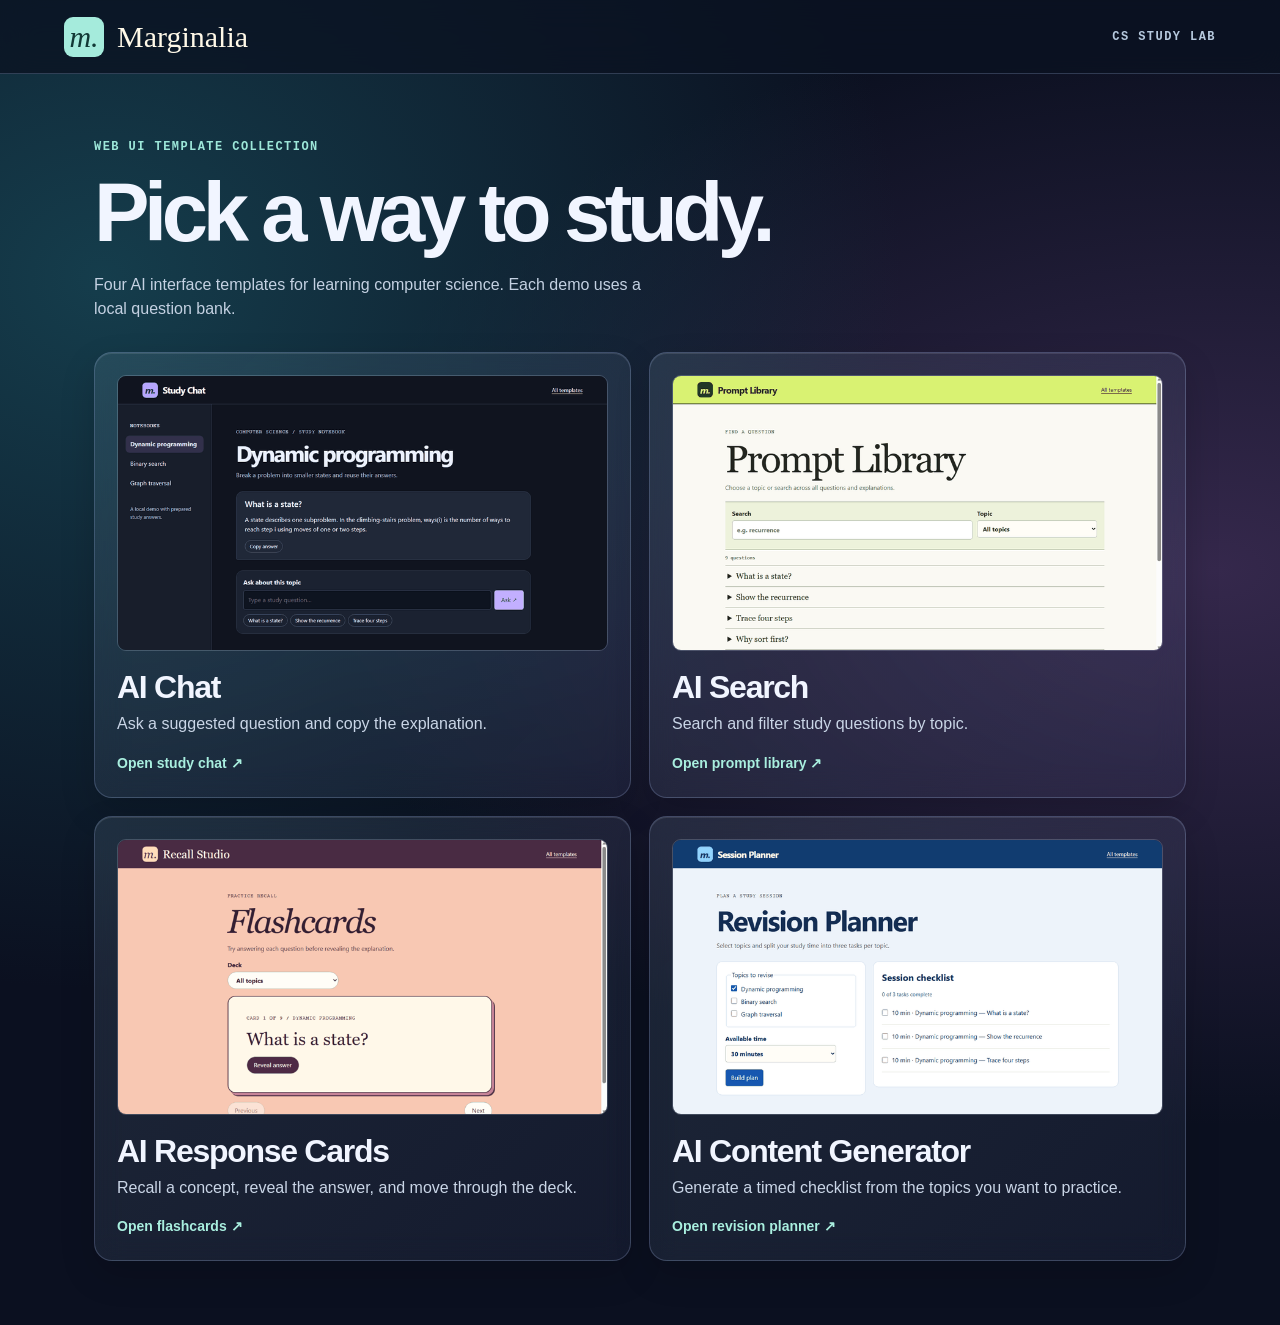
<file: index.html>
<!doctype html>
<html lang="en">
<head>
  <meta charset="utf-8">
  <meta name="viewport" content="width=device-width,initial-scale=1">
  <title>Marginalia | UI template collection</title>
  <link rel="stylesheet" href="style.css">
  <link rel="stylesheet" href="themes.css">
  <link rel="stylesheet" href="gallery.css">
</head>
<body class="gallery">
  <header><span class="brand"><i aria-hidden="true">m.</i> Marginalia</span><span>CS Study Lab</span></header>
  <main class="collection">
    <p class="eyebrow">Web UI template collection</p>
    <h1>Pick a way to study.</h1>
    <p class="collection-intro">Four AI interface templates for learning computer science. Each demo uses a local question bank.</p>
    <div class="template-grid">
      <a class="template" href="study-chat.html"><img class="gallery-shot" src="previews/chat.png" alt="Study Chat interface"><h2>AI Chat</h2><p>Ask a suggested question and copy the explanation.</p><span class="open-label">Open study chat ↗</span></a>
      <a class="template" href="prompt-library.html"><img class="gallery-shot" src="previews/search.png" alt="Prompt Library interface"><h2>AI Search</h2><p>Search and filter study questions by topic.</p><span class="open-label">Open prompt library ↗</span></a>
      <a class="template" href="flashcards.html"><img class="gallery-shot" src="previews/cards.png" alt="Recall Studio interface"><h2>AI Response Cards</h2><p>Recall a concept, reveal the answer, and move through the deck.</p><span class="open-label">Open flashcards ↗</span></a>
      <a class="template" href="revision-planner.html"><img class="gallery-shot" src="previews/planner.png" alt="Session Planner interface"><h2>AI Content Generator</h2><p>Generate a timed checklist from the topics you want to practice.</p><span class="open-label">Open revision planner ↗</span></a>
    </div>
  </main>
</body>
</html>
</file>
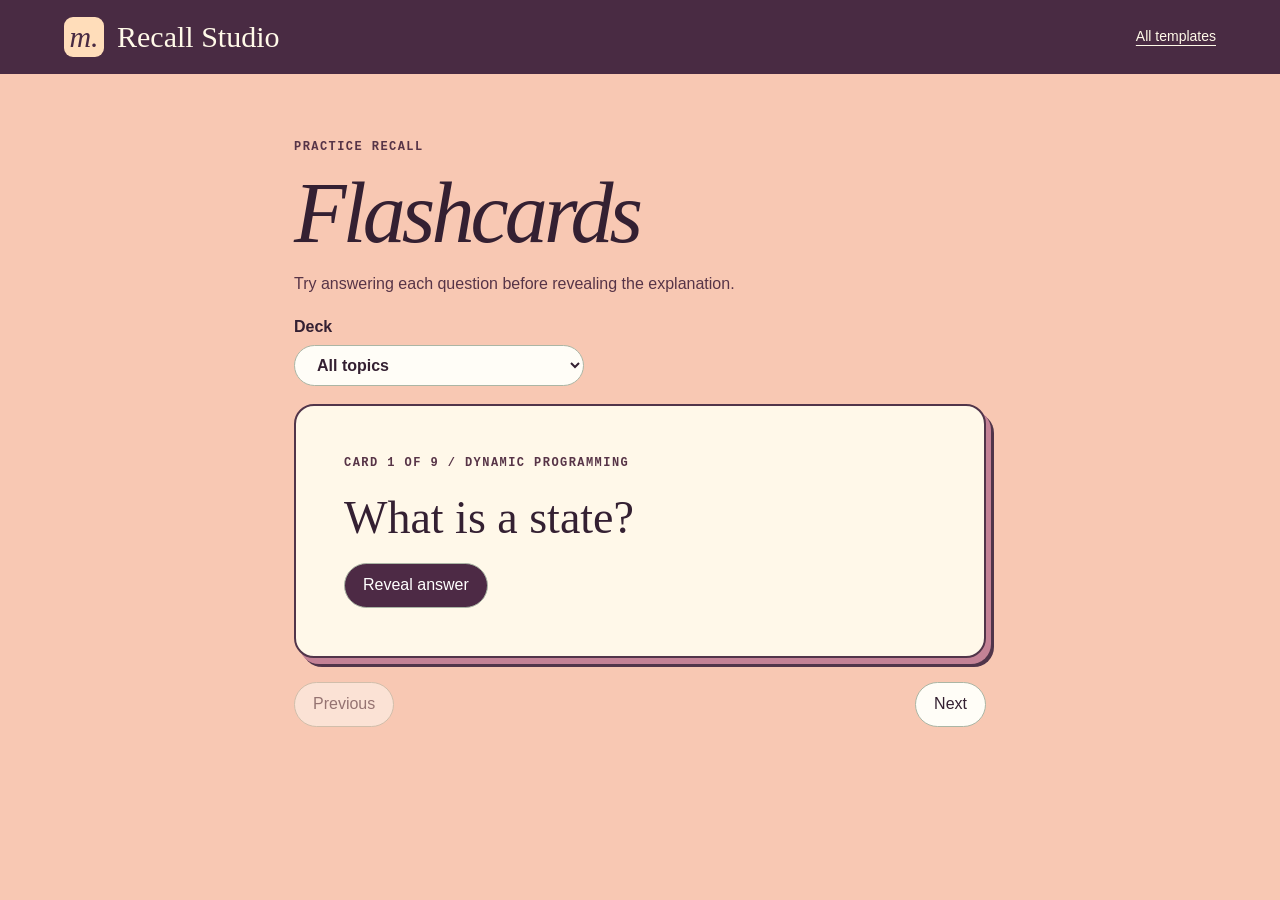
<file: flashcards.html>
<!doctype html>
<html lang="en">
<head>
  <meta charset="utf-8">
  <meta name="viewport" content="width=device-width,initial-scale=1">
  <title>Recall Studio | Marginalia</title>
  <link rel="stylesheet" href="style.css">
  <link rel="stylesheet" href="themes.css">
  <script defer src="topics.js"></script>
  <script defer src="tools.js"></script>
</head>
<body class="cards">
  <header><a class="brand" href="index.html"><i aria-hidden="true">m.</i> Recall Studio</a><a class="back" href="index.html">All templates</a></header>
  <main class="study-tool" data-tool="flashcards">
    <p class="eyebrow">Practice recall</p>
    <h1>Flashcards</h1>
    <p>Try answering each question before revealing the explanation.</p>
    <label class="deck-label">Deck <select id="topic"><option value="">All topics</option></select></label>
    <article id="card">
      <p id="position" class="eyebrow" aria-live="polite"></p>
      <h2 id="card-question"></h2>
      <p id="card-answer" hidden></p>
      <button class="action" id="reveal" type="button" aria-controls="card-answer" aria-expanded="false">Reveal answer</button>
    </article>
    <div class="button-row"><button class="secondary" id="previous" type="button">Previous</button><button class="secondary" id="next" type="button">Next</button></div>
  </main>
</body>
</html>
</file>
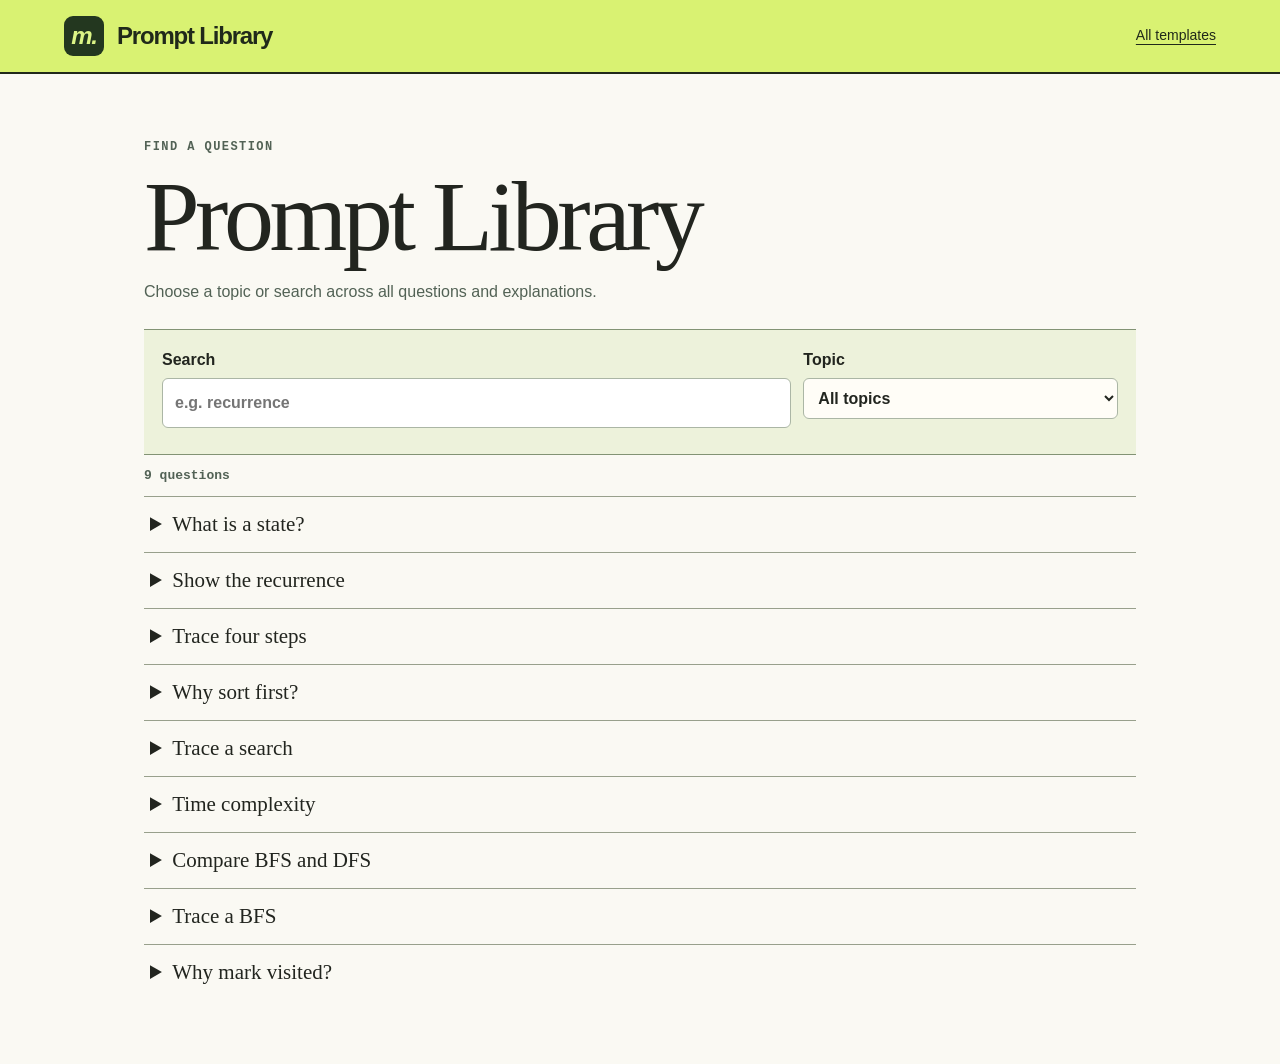
<file: prompt-library.html>
<!doctype html>
<html lang="en">
<head>
  <meta charset="utf-8">
  <meta name="viewport" content="width=device-width,initial-scale=1">
  <title>Prompt Library | Marginalia</title>
  <link rel="stylesheet" href="style.css">
  <link rel="stylesheet" href="themes.css">
  <script defer src="topics.js"></script>
  <script defer src="tools.js"></script>
</head>
<body class="search">
  <header><a class="brand" href="index.html"><i aria-hidden="true">m.</i> Prompt Library</a><a class="back" href="index.html">All templates</a></header>
  <main class="study-tool" data-tool="library">
    <p class="eyebrow">Find a question</p>
    <h1>Prompt Library</h1>
    <p>Choose a topic or search across all questions and explanations.</p>
    <div class="filters">
      <label>Search <input id="search" type="search" placeholder="e.g. recurrence"></label>
      <label>Topic <select id="topic"><option value="">All topics</option></select></label>
    </div>
    <p id="result-count" role="status"></p>
    <div id="results" class="results"></div>
  </main>
</body>
</html>
</file>
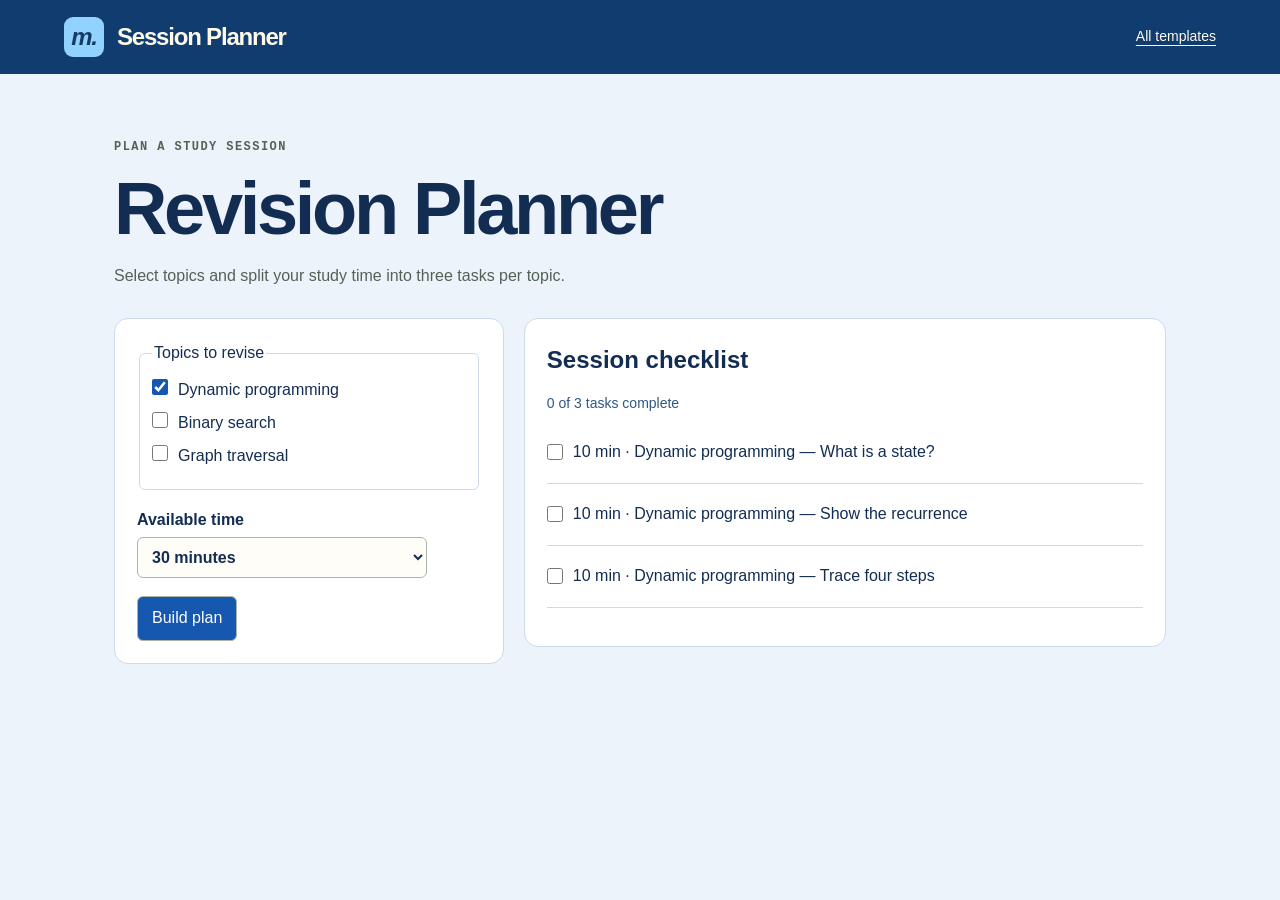
<file: revision-planner.html>
<!doctype html>
<html lang="en">
<head>
  <meta charset="utf-8">
  <meta name="viewport" content="width=device-width,initial-scale=1">
  <title>Session Planner | Marginalia</title>
  <link rel="stylesheet" href="style.css">
  <link rel="stylesheet" href="themes.css">
  <script defer src="topics.js"></script>
  <script defer src="tools.js"></script>
</head>
<body class="planner">
  <header><a class="brand" href="index.html"><i aria-hidden="true">m.</i> Session Planner</a><a class="back" href="index.html">All templates</a></header>
  <main class="study-tool" data-tool="planner">
    <p class="eyebrow">Plan a study session</p>
    <h1>Revision Planner</h1>
    <p>Select topics and split your study time into three tasks per topic.</p>
    <div class="workspace">
    <form id="planner">
      <fieldset><legend>Topics to revise</legend><div id="choices"></div></fieldset>
      <label class="deck-label">Available time <select id="minutes"><option value="15">15 minutes</option><option value="30" selected>30 minutes</option><option value="45">45 minutes</option><option value="60">60 minutes</option></select></label>
      <button class="action" type="submit">Build plan</button>
    </form>
    <section aria-label="Revision checklist">
      <h2>Session checklist</h2>
      <p id="progress" role="status"></p>
      <ul class="checklist" id="plan"></ul>
    </section>
    </div>
  </main>
</body>
</html>
</file>
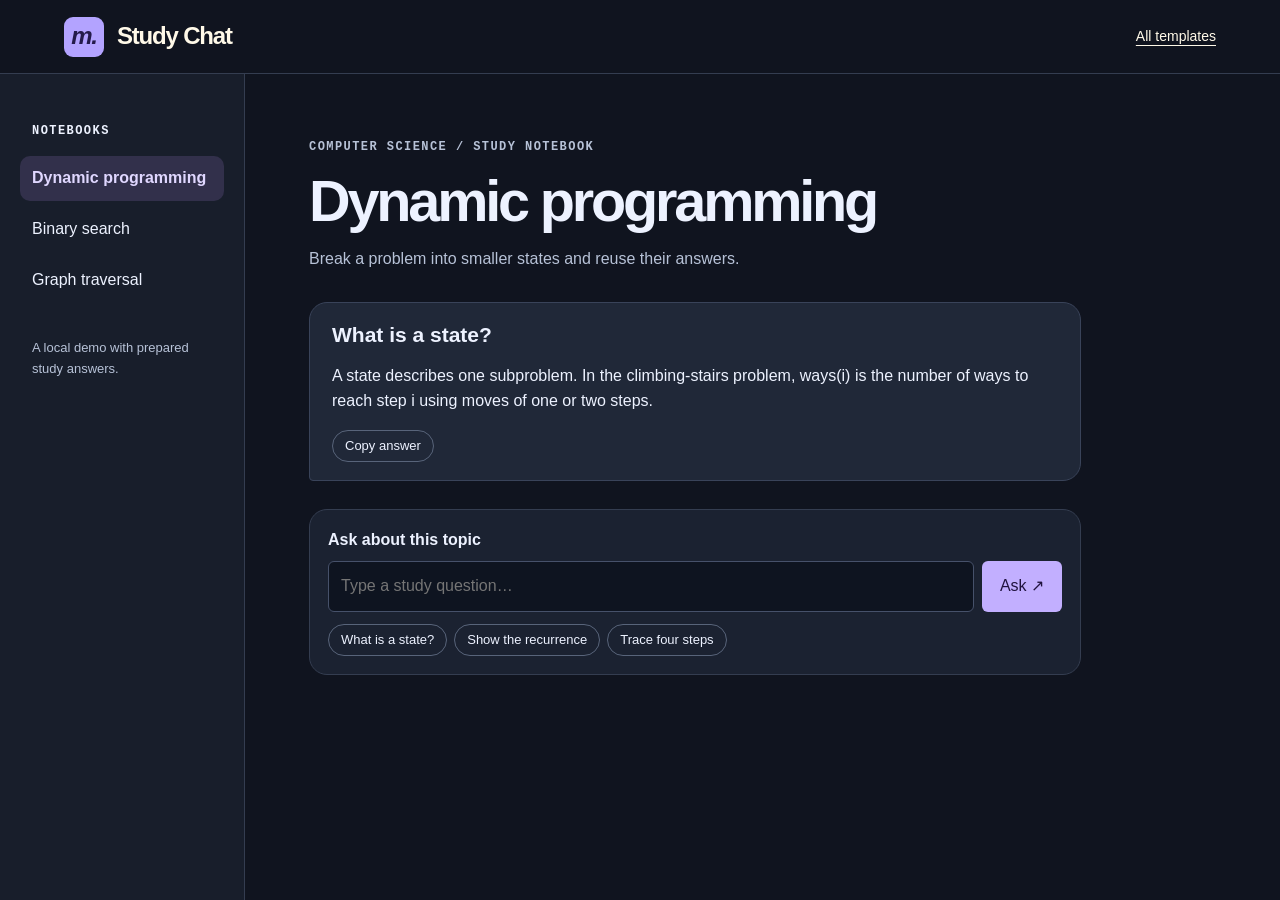
<file: study-chat.html>
<!doctype html>
<html lang="en">
<head>
  <meta charset="utf-8">
  <meta name="viewport" content="width=device-width,initial-scale=1">
  <title>Study Chat | Marginalia</title>
  <link rel="stylesheet" href="style.css">
  <link rel="stylesheet" href="themes.css">
  <script defer src="topics.js"></script>
  <script defer src="script.js"></script>
</head>
<body class="chat">
  <header><a class="brand" href="index.html"><i aria-hidden="true">m.</i> Study Chat</a><a class="back" href="index.html">All templates</a></header>
  <div class="layout">
    <aside><h2>Notebooks</h2><nav aria-label="Study notebooks" id="notebooks"></nav>
      <p class="note">A local demo with prepared study answers.</p></aside>
    <main>
      <p class="eyebrow">Computer science / Study notebook</p>
      <h1 id="title"></h1><p id="intro"></p>
      <section aria-label="Study conversation" id="thread" aria-live="polite"></section>
      <form id="composer"><label for="question">Ask about this topic</label>
        <div class="input-row"><input id="question" required maxlength="240" placeholder="Type a study question…" autocomplete="off"><button type="submit">Ask ↗</button></div>
        <div id="suggestions" aria-label="Suggested questions"></div>
      </form>
      <p id="status" role="status"></p>
    </main>
  </div>
</body>
</html>
</file>
<file: style.css>
* { box-sizing: border-box; }
:root { color-scheme: light; --paper: #fbf8ef; --ink: #212f2a; --forest: #173d33; --line: #d7d9ca; }
body { margin: 0; background: var(--paper); color: var(--ink); font: 16px/1.55 "DM Sans", "Segoe UI", sans-serif; }
header { min-height: 74px; padding: 12px 5vw; display: flex; align-items: center; justify-content: space-between; background: var(--forest); color: #fff9e8; }
header > span:last-child, .eyebrow, aside h2 { font: 600 12px/1.5 "Courier New", monospace; text-transform: uppercase; letter-spacing: .12em; }
.brand { font: 30px Georgia, serif; display: flex; align-items: center; gap: 13px; }
.brand i { display: grid; place-items: center; width: 40px; height: 40px; background: #d7e8af; color: var(--forest); border-radius: 9px; }
.layout { max-width: 1280px; margin: auto; display: grid; grid-template-columns: 245px minmax(0,1fr); min-height: calc(100vh - 74px); }
aside { padding: 48px 20px; background: #eeefe4; border-inline-end: 1px solid var(--line); }
aside h2 { margin: 0 12px 16px; }
button, input { font: inherit; }
button { cursor: pointer; color: inherit; }
button:focus-visible, input:focus-visible { outline: 3px solid #aa611c; outline-offset: 3px; }
nav { display: grid; gap: 6px; }
nav button { padding: 10px 12px; border: 0; border-radius: 5px; text-align: left; background: transparent; }
nav button[aria-current="page"] { background: #d6e2c5; color: #163b2b; font-weight: 650; }
.note { margin: 36px 12px; color: #546155; font-size: 13px; }
main { width: 100%; max-width: 900px; padding: clamp(24px,5vw,70px); }
.eyebrow { color: #57694d; margin: 0; }
h1 { font: normal clamp(40px,5vw,68px)/1.05 Georgia, serif; letter-spacing: -.045em; margin: 14px 0; }
#intro { color: #526255; margin: 0 0 30px; }
article { background: #fffdf7; border: 1px solid var(--line); border-left: 4px solid #829b65; padding: 18px 22px; margin: 14px 0; border-radius: 5px; overflow-wrap: anywhere; }
article h2 { font: normal 24px/1.25 Georgia, serif; margin: 0; }
article p { white-space: pre-line; }
.copy, #suggestions button { background: transparent; border: 1px solid #b5c1ac; border-radius: 20px; font-size: 13px; padding: 5px 12px; }
button:hover { filter: brightness(.94); background-color: #dde6d1; }
form { border-top: 1px solid var(--line); margin-top: 28px; padding-top: 20px; }
label { display: block; font-weight: 650; margin-bottom: 8px; }
.input-row { display: flex; gap: 8px; }
input { flex: 1; width: 0; min-width: 0; border: 1px solid #abb6a5; border-radius: 6px; padding: 12px; background: white; }
.input-row button { border: 0; border-radius: 6px; background: var(--forest); color: white; padding: 0 18px; }
#suggestions { display: flex; gap: 7px; flex-wrap: wrap; margin-top: 12px; }
#status { font-size: 14px; }
@media(max-width: 720px) {
  .layout { display: block; }
  aside { padding: 16px 20px; border-bottom: 1px solid var(--line); }
  aside h2 { margin: 0 0 6px; }
  nav { display: flex; gap: 4px; flex-wrap: wrap; }
  nav button { font-size: 14px; padding: 6px 9px; }
  .note { margin: 8px 0 0; }
  main { padding: 24px 20px; }
}

@media (max-width: 440px) {
  header { min-height: 64px; padding-inline: 16px; gap: 12px; }
  .brand { font-size: 25px; gap: 8px; }
  .brand i { width: 34px; height: 34px; }
  aside, main { padding-inline: 16px; }
  nav { display: grid; grid-template-columns: repeat(2, minmax(0, 1fr)); }
  nav button { min-height: 44px; }
  nav button:first-child { grid-column: 1 / -1; }
  h1 { font-size: 36px; }
  article { padding-inline: 16px; }
}

a.brand { color: inherit; text-decoration: none; }
.back { color: #fff9e8; font-size: 14px; text-underline-offset: 4px; white-space: nowrap; }
.collection, .study-tool { margin: auto; }
.collection { max-width: 1220px; }
.collection-intro, .study-tool > p { max-width: 62ch; color: #526255; }
.template-grid { display: grid; grid-template-columns: repeat(2,minmax(0,1fr)); gap: 18px; margin-top: 30px; }
.template { display: block; background: #fffdf7; border: 1px solid var(--line); border-radius: 10px; padding: 16px; color: inherit; text-decoration: none; }
.template:hover { border-color: #729571; }
.template h2 { margin: 12px 0 2px; font: 27px Georgia,serif; }
.template p { margin: 0 0 12px; }
.open-label { font-weight: 650; font-size: 14px; color: #285643; }
.sample { display: grid; align-content: center; justify-items: start; gap: 6px; height: 64px; padding: 10px 16px; border-radius: 5px; background: #e4eddf; }
.sample i { height: 6px; width: 45%; border-radius: 4px; background: #729571; }
.sample-chat i:nth-child(2) { justify-self: end; width: 30%; }
.sample-library { background: #e9edda; }
.sample-library i:nth-child(1) { border: 1px solid #729571; background: transparent; width: 65%; height: 12px; }
.sample-cards { background: #f0e5d4; grid-template-columns: repeat(3, minmax(0, 1fr)); align-items: center; }
.sample-cards i { width: 100%; height: 30px; background: #fffdf7; border: 1px solid #b69773; }
.sample-planner { background: #e2ebed; }
.sample-planner i { width: 55%; background: #6f9298; }
.filters { display: grid; grid-template-columns: 2fr 1fr; gap: 12px; margin-top: 24px; }
.filters input, select { width: 100%; display: block; margin-top: 5px; }
select { font: inherit; color: inherit; padding: 10px; border: 1px solid #abb6a5; border-radius: 6px; background: #fffdf7; }
.deck-label { width: min(100%, 290px); margin-block: 18px; }
.results { display: grid; gap: 8px; }
.results details { border: 1px solid var(--line); background: #fffdf7; border-radius: 6px; padding: 12px 16px; }
.results summary { cursor: pointer; font-weight: 650; }
.results .eyebrow { margin-top: 12px; }
#card .eyebrow { margin-bottom: 10px; }
#card h2 { margin-bottom: 14px; }
.action, .secondary { padding: 9px 14px; border-radius: 6px; border: 1px solid #abb6a5; }
.action, .action:hover { color: white; background: var(--forest); }
.secondary { background: #fffdf7; }
.secondary:disabled { opacity: .5; cursor: default; }
.button-row { display: flex; gap: 8px; }
fieldset { border: 1px solid var(--line); border-radius: 6px; }
#choices label, .checklist label { display: flex; align-items: baseline; gap: 10px; font-weight: normal; }
#choices input, .checklist input { flex: none; width: 16px; height: 16px; margin: 0; }
.checklist { padding: 0; list-style: none; }
.checklist li { border-bottom: 1px solid var(--line); margin-bottom: 8px; }
a:focus-visible, select:focus-visible, summary:focus-visible { outline: 3px solid #aa611c; outline-offset: 3px; }
@media (max-width: 600px) {
  .template-grid, .filters { grid-template-columns: 1fr; }
}
</file>
<file: themes.css>
/* Study Chat */
.chat { --paper:#10141f; --ink:#edf2ff; --line:#343d50; color-scheme:dark; font-family:Inter,"Segoe UI",sans-serif; }
.chat header { background:#10141f; border-bottom:1px solid var(--line); }
.chat .brand, .search .brand, .planner .brand { font:700 24px/1.2 "Segoe UI",sans-serif; letter-spacing:-.05em; }
.chat .brand i { background:#b3a3ff; color:#241b4a; }
.chat aside { background:#181e2b; }
.chat .eyebrow,.chat .note,.chat #intro { color:#b7c2d7; }
.chat h1 { font:650 clamp(32px,4.5vw,58px)/1.1 "Segoe UI",sans-serif; letter-spacing:-.055em; }
.chat nav button { border-radius:10px; }
.chat nav button[aria-current="page"] { background:#32304b; color:#e0d7ff; }
.chat article { background:#202838; border:1px solid #394359; border-radius:18px 18px 18px 4px; }
.chat article h2 { font:600 21px/1.3 "Segoe UI",sans-serif; }
.chat form { background:#1b2231; padding:18px; border:1px solid var(--line); border-radius:18px; }
.chat input { background:#0e1420; border-color:#46516a; color:white; }
.chat .input-row button { background:#c2afff; color:#21133f; }
.chat #suggestions button,.chat .copy { border-color:#58647a; }
.chat button:hover { background:#47465e; }
.chat .input-row button:hover { background:#d3c7ff; }

/* Prompt Library */
.search { --paper:#faf9f3; --ink:#22251f; --line:#a5a99a; }
.search header { background:#d9f272; color:#20291a; border-bottom:2px solid currentColor; }
.search .back { color:inherit; }
.search .brand i { background:#23371f; color:#dcf486; }
.search main { max-width:1120px; }
.search h1 { font:normal clamp(42px,8vw,100px)/.94 Georgia,serif; }
.search .filters { background:#edf2db; border-block:1px solid #829374; padding:18px; }
.search .results { gap:0; }
.search details { border:0; border-top:1px solid #98a08c; border-radius:0; padding:15px 6px; background:transparent; }
.search details[open] { padding-inline:16px; background:#edf2db; }
.search summary { font:500 21px Georgia,serif; }
.search #result-count { font:600 13px monospace; }

/* Recall Studio */
.cards { --paper:#f6c2a2; --ink:#342032; --forest:#482644; background:#f8c8b3; min-height:100vh; }
.cards header { background:#492b43; }
.cards .brand i { background:#ffddba; color:#492b43; }
.cards main { max-width:820px; }
.cards h1 { font:italic normal clamp(44px,7vw,86px)/1 Georgia,serif; }
.cards .eyebrow,.cards main>p { color:#573447; }
.cards #card { background:#fff8e9; border:2px solid #51354a; border-radius:20px; padding:clamp(22px,5vw,48px); box-shadow:5px 6px 0 #c48296,8px 9px 0 #51354a; }
.cards #card h2 { font:normal clamp(28px,5vw,46px)/1.12 Georgia,serif; margin-block:20px; }
.cards .button-row { justify-content:space-between; margin-top:24px; }
.cards button,.cards select { border-radius:30px; padding-inline:18px; }
.cards #reveal { background:#4d2a45; }

/* Session Planner */
.planner { --paper:#edf3fa; --ink:#132d52; --forest:#1657b0; font-family:"Segoe UI",sans-serif; }
.planner header { background:#113c70; }
.planner .brand i { background:#91d2ff; color:#153d67; }
.planner main { max-width:1180px; }
.planner h1 { font:700 clamp(40px,6vw,74px)/1.05 "Segoe UI",sans-serif; }
.planner .workspace { display:grid; grid-template-columns:minmax(220px,.85fr) minmax(0,1.4fr); gap:20px; margin-top:30px; align-items:start; }
.planner #planner,.planner .workspace section { background:white; margin:0; padding:22px; border:1px solid #ccdaeb; border-radius:14px; }
.planner fieldset { padding:12px; border-color:#ccdaeb; }
.planner .workspace h2 { margin:0; font-size:24px; }
.planner input { accent-color:#1657b0; }
.planner #progress { color:#305785; font-size:14px; }
.planner .checklist label { align-items:start; padding:10px 0; }
.planner .checklist input { margin-top:4px; }
.planner .checklist label:has(:checked) { color:#54687f; text-decoration:line-through; }
.gallery-shot { width:100%; display:block; aspect-ratio:16/9; object-fit:cover; object-position:top; border-radius:5px; border:1px solid #d7d9ca; }
@media(max-width:680px) { .planner .workspace { grid-template-columns:1fr; } }
@media(max-width:440px) { .chat form,.planner #planner,.planner .workspace section { padding:14px; } }
</file>
<file: gallery.css>
body.gallery {
  color-scheme: dark;
  --ink: #f1f5ff;
  --line: rgba(180, 204, 255, .22);
  background-color: #0b1020;
  background-image: radial-gradient(ellipse at 8% 21%, #153d4c 0, transparent 48%),
                    radial-gradient(ellipse at 95% 43%, #35284c 0, transparent 52%);
  color: var(--ink);
  font-family: Inter, "Segoe UI", sans-serif;
}
.gallery header {
  background: rgba(11, 18, 34, .78);
  border-bottom: 1px solid var(--line);
  backdrop-filter: blur(16px);
}
.gallery .brand i { background: #a5ebdc; color: #123835; }
.gallery header > span:last-child { color: #b6c9de; }
.gallery .collection { padding-block: clamp(32px, 5vw, 70px); }
.gallery .eyebrow { color: #9de7d9; }
.gallery h1 {
  font: 650 clamp(42px, 6.5vw, 86px)/1.04 Inter, "Segoe UI", sans-serif;
  letter-spacing: -.065em;
  margin: 14px 0;
}
.gallery .collection-intro { color: #c4d1e2; }
.gallery .template {
  display: flex;
  flex-direction: column;
  border: 1px solid var(--line);
  border-radius: 18px;
  padding: clamp(14px, 2vw, 22px);
  background: rgba(37, 49, 72, .74);
  box-shadow: inset 0 1px 0 rgba(255,255,255,.1), 0 14px 35px rgba(0,0,0,.16);
}
@supports (backdrop-filter: blur(14px)) {
  .gallery .template {
    background: linear-gradient(135deg, rgba(170,209,233,.12), rgba(101,110,162,.11));
    backdrop-filter: blur(14px);
  }
}
.gallery .template:hover, .gallery .template:focus-visible {
  border-color: #93d6ce;
  background-color: rgba(118,159,175,.17);
}
.gallery .template:focus-visible { outline: 3px solid #9de7d9; }
.gallery .gallery-shot { border-radius: 9px; border-color: rgba(221,236,255,.2); }
.gallery .template h2 {
  font: 620 clamp(24px, 2.5vw, 36px)/1.15 Inter, "Segoe UI", sans-serif;
  letter-spacing: -.04em;
  margin: 18px 0 6px;
}
.gallery .template p { color: #cad6e7; }
.gallery .open-label { color: #a9efdf; margin-top: auto; padding-top: 4px; }
</file>
